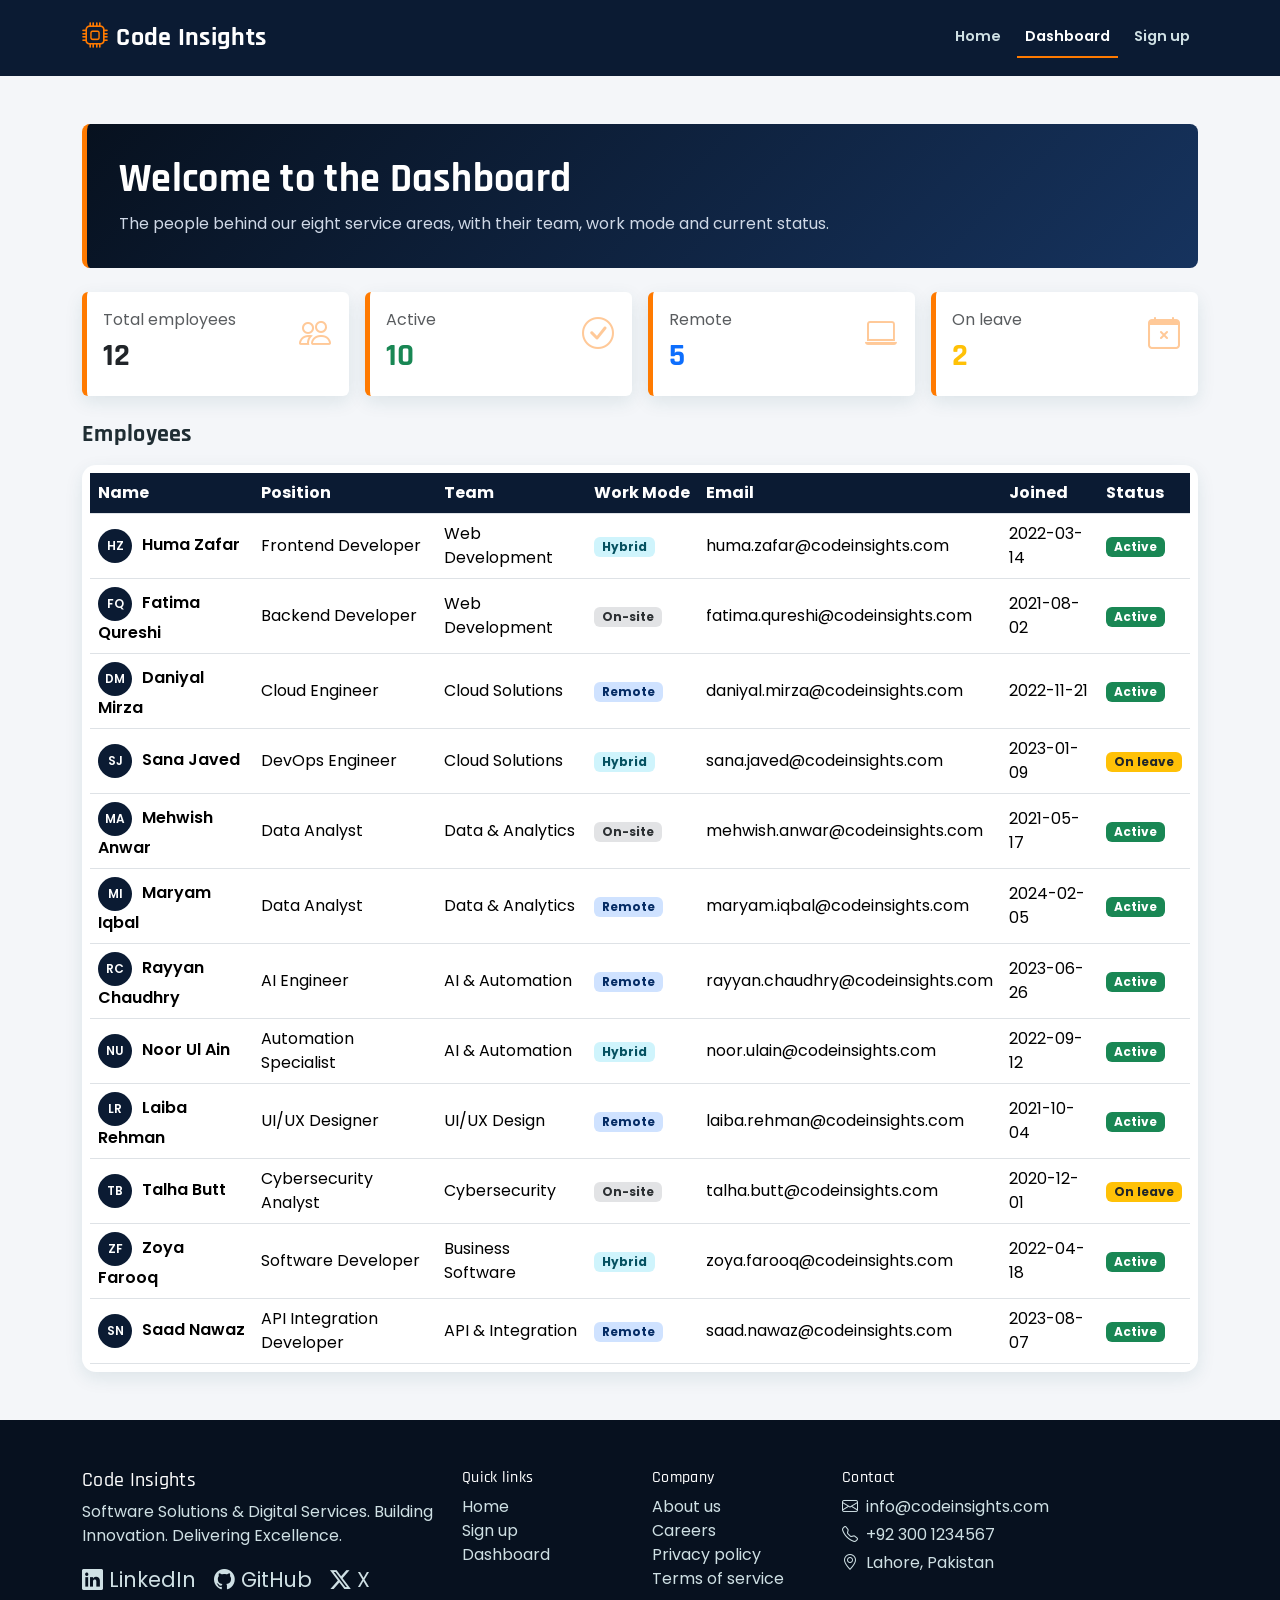
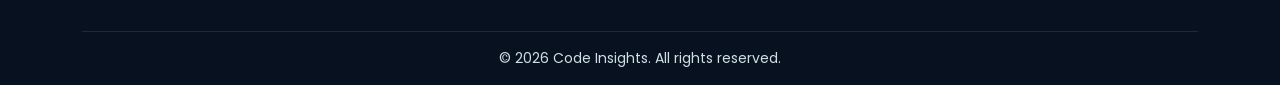
<file: dashboard.html>
<!DOCTYPE html>
<html lang="en">
<head>
  <meta charset="UTF-8">
  <meta name="viewport" content="width=device-width, initial-scale=1">
  <title>Code Insights - Dashboard</title>
  <link href="https://cdn.jsdelivr.net/npm/bootstrap@5.3.3/dist/css/bootstrap.min.css" rel="stylesheet">
  <link href="https://cdn.jsdelivr.net/npm/bootstrap-icons@1.11.3/font/bootstrap-icons.min.css" rel="stylesheet">
  <link href="https://fonts.googleapis.com/css2?family=Poppins:wght@400;500;600;700&family=Rajdhani:wght@600;700&display=swap" rel="stylesheet">
  <link rel="stylesheet" href="style.css">
</head>
<body>

<header>
  <nav class="navbar navbar-expand-lg navbar-dark bg-brand sticky-top">
    <div class="container">
      <a class="navbar-brand fw-bold" href="index.html"><i class="bi bi-cpu me-2"></i>Code Insights</a>
      <button class="navbar-toggler" type="button" data-bs-toggle="collapse" data-bs-target="#mainNav" aria-controls="mainNav" aria-expanded="false" aria-label="Toggle navigation">
        <span class="navbar-toggler-icon"></span>
      </button>
      <div class="collapse navbar-collapse" id="mainNav">
        <ul class="navbar-nav ms-auto">
          <li class="nav-item"><a class="nav-link" href="index.html">Home</a></li>
          <li class="nav-item"><a class="nav-link active" href="dashboard.html">Dashboard</a></li>
          <li class="nav-item"><a class="nav-link" href="signup.html">Sign up</a></li>
        </ul>
      </div>
    </div>
  </nav>
</header>

<main class="container py-5">
  <section class="dash-banner mb-4">
    <h1 class="fw-bold">Welcome to the Dashboard</h1>
    <p class="mb-0">The people behind our eight service areas, with their team, work mode and current status.</p>
  </section>

  <section class="row g-3 mb-4">
    <div class="col-6 col-lg-3"><div class="card summary-card"><div class="card-body"><i class="bi bi-people card-icon"></i><div class="text-muted">Total employees</div><div class="summary-number" id="totalCount">0</div></div></div></div>
    <div class="col-6 col-lg-3"><div class="card summary-card"><div class="card-body"><i class="bi bi-check-circle card-icon"></i><div class="text-muted">Active</div><div class="summary-number text-success" id="activeCount">0</div></div></div></div>
    <div class="col-6 col-lg-3"><div class="card summary-card"><div class="card-body"><i class="bi bi-laptop card-icon"></i><div class="text-muted">Remote</div><div class="summary-number text-primary" id="remoteCount">0</div></div></div></div>
    <div class="col-6 col-lg-3"><div class="card summary-card"><div class="card-body"><i class="bi bi-calendar-x card-icon"></i><div class="text-muted">On leave</div><div class="summary-number text-warning" id="leaveCount">0</div></div></div></div>
  </section>

  <section>
    <h2 class="h4 fw-bold mb-3">Employees</h2>
    <div class="table-responsive card p-2">
      <table class="table table-hover align-middle mb-0">
        <thead>
          <tr><th>Name</th><th>Position</th><th>Team</th><th>Work Mode</th><th>Email</th><th>Joined</th><th>Status</th></tr>
        </thead>
        <tbody id="employeeTable"></tbody>
      </table>
    </div>
  </section>
</main>

<footer class="site-footer pt-5 pb-3">
  <div class="container">
    <div class="row g-4">
      <div class="col-lg-4 col-md-6">
        <h5>Code Insights</h5>
        <p>Software Solutions &amp; Digital Services. Building Innovation. Delivering Excellence.</p>
        <div class="social-links">
          <a href="#" aria-label="LinkedIn"><i class="bi bi-linkedin"></i> LinkedIn</a>
          <a href="#" aria-label="GitHub"><i class="bi bi-github"></i> GitHub</a>
          <a href="#" aria-label="X"><i class="bi bi-twitter-x"></i> X</a>
        </div>
      </div>
      <div class="col-lg-2 col-md-6 col-6">
        <h6>Quick links</h6>
        <ul class="list-unstyled">
          <li><a href="index.html">Home</a></li>
          <li><a href="signup.html">Sign up</a></li>
          <li><a href="dashboard.html">Dashboard</a></li>
        </ul>
      </div>
      <div class="col-lg-2 col-md-6 col-6">
        <h6>Company</h6>
        <ul class="list-unstyled">
          <li><a href="#">About us</a></li>
          <li><a href="#">Careers</a></li>
          <li><a href="#">Privacy policy</a></li>
          <li><a href="#">Terms of service</a></li>
        </ul>
      </div>
      <div class="col-lg-4 col-md-6">
        <h6>Contact</h6>
        <p class="mb-1"><i class="bi bi-envelope me-2"></i>info@codeinsights.com</p>
        <p class="mb-1"><i class="bi bi-telephone me-2"></i>+92 300 1234567</p>
        <p class="mb-1"><i class="bi bi-geo-alt me-2"></i>Lahore, Pakistan</p>
      </div>
    </div>
    <hr class="border-secondary mt-4">
    <p class="text-center small mb-0">&copy; 2026 Code Insights. All rights reserved.</p>
  </div>
</footer>

<script src="https://cdn.jsdelivr.net/npm/bootstrap@5.3.3/dist/js/bootstrap.bundle.min.js"></script>
<script src="dashboard.js"></script>
</body>
</html>
</file>
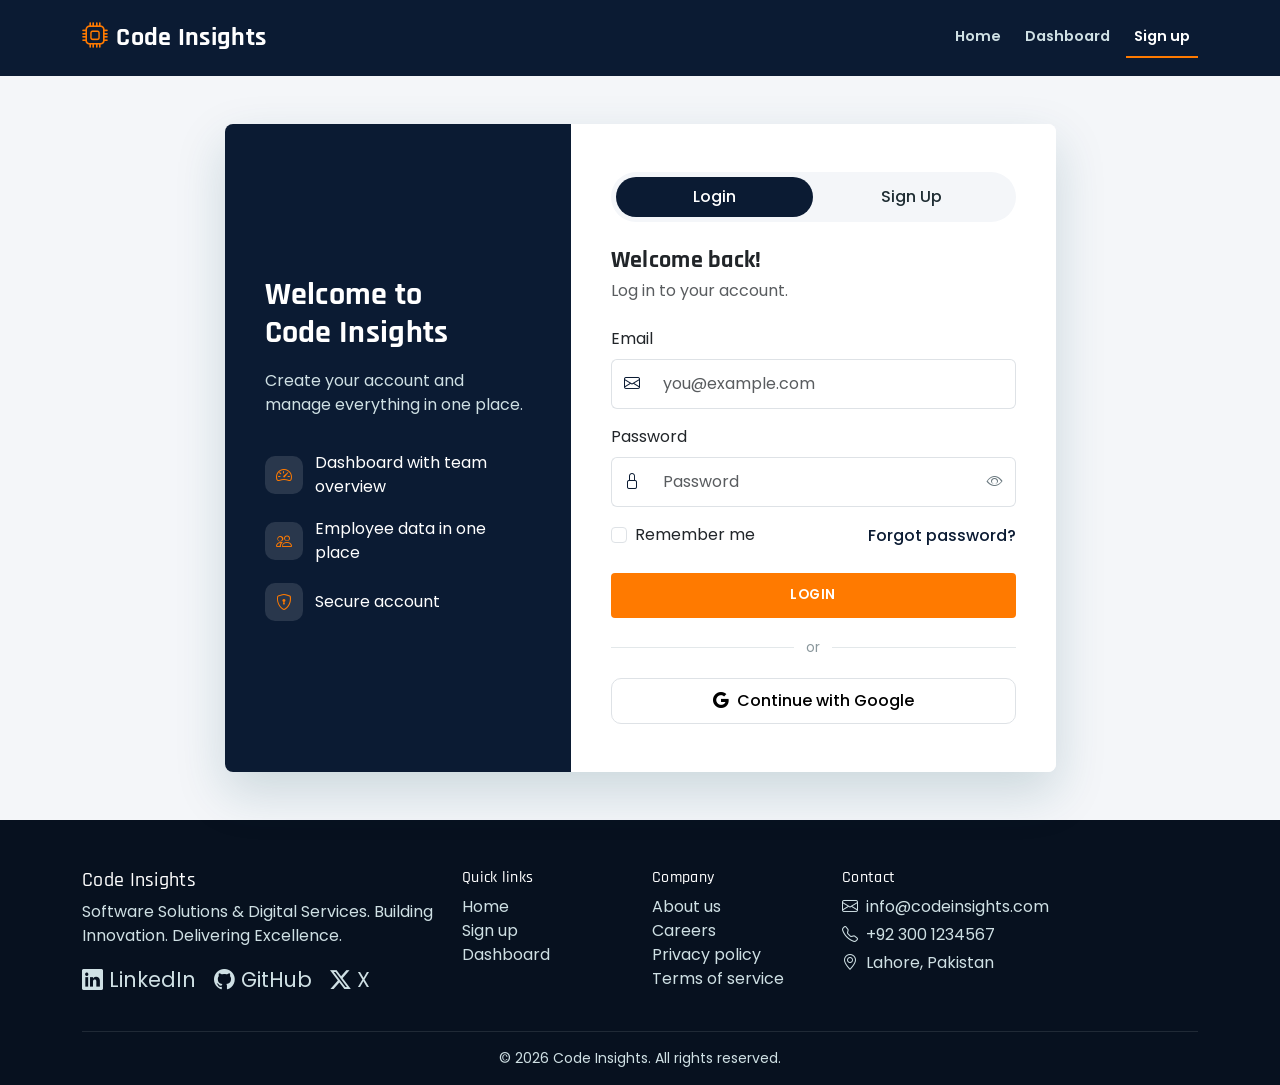
<file: signup.html>
<!DOCTYPE html>
<html lang="en">
<head>
  <meta charset="UTF-8">
  <meta name="viewport" content="width=device-width, initial-scale=1">
  <title>Code Insights - Sign up</title>
  <link href="https://cdn.jsdelivr.net/npm/bootstrap@5.3.3/dist/css/bootstrap.min.css" rel="stylesheet">
  <link href="https://cdn.jsdelivr.net/npm/bootstrap-icons@1.11.3/font/bootstrap-icons.min.css" rel="stylesheet">
  <link href="https://fonts.googleapis.com/css2?family=Poppins:wght@400;500;600;700&family=Rajdhani:wght@600;700&display=swap" rel="stylesheet">
  <link rel="stylesheet" href="style.css">
</head>
<body>

<header>
  <nav class="navbar navbar-expand-lg navbar-dark bg-brand sticky-top">
    <div class="container">
      <a class="navbar-brand fw-bold" href="index.html"><i class="bi bi-cpu me-2"></i>Code Insights</a>
      <button class="navbar-toggler" type="button" data-bs-toggle="collapse" data-bs-target="#mainNav" aria-controls="mainNav" aria-expanded="false" aria-label="Toggle navigation">
        <span class="navbar-toggler-icon"></span>
      </button>
      <div class="collapse navbar-collapse" id="mainNav">
        <ul class="navbar-nav ms-auto">
          <li class="nav-item"><a class="nav-link" href="index.html">Home</a></li>
          <li class="nav-item"><a class="nav-link" href="dashboard.html">Dashboard</a></li>
          <li class="nav-item"><a class="nav-link active" href="signup.html">Sign up</a></li>
        </ul>
      </div>
    </div>
  </nav>
</header>

<main class="py-5">
<div class="container">
  <div class="row justify-content-center">
    <div class="col-xl-9 col-lg-10">
      <div class="card auth-card">
        <div class="row g-0">

          <div class="col-md-5 d-none d-md-flex side-panel">
            <h2>Welcome to<br>Code Insights</h2>
            <p class="mt-2">Create your account and manage everything in one place.</p>
            <div class="feature"><i class="bi bi-speedometer2"></i><span>Dashboard with team overview</span></div>
            <div class="feature"><i class="bi bi-people"></i><span>Employee data in one place</span></div>
            <div class="feature"><i class="bi bi-shield-lock"></i><span>Secure account</span></div>
          </div>

          <div class="col-md-7 form-side">
            <ul class="nav nav-pills mb-4" role="tablist">
              <li class="nav-item"><button class="nav-link active" data-bs-toggle="pill" data-bs-target="#login" type="button">Login</button></li>
              <li class="nav-item"><button class="nav-link" data-bs-toggle="pill" data-bs-target="#signup" type="button">Sign Up</button></li>
            </ul>

            <div class="tab-content">

              <div class="tab-pane fade show active" id="login">
                <h4 class="fw-bold mb-1">Welcome back!</h4>
                <p class="text-muted mb-4">Log in to your account.</p>
                <form class="needs-validation" novalidate>
          <div class="mb-3">
            <label class="form-label">Email</label>
            <div class="input-group has-validation">
              <span class="input-group-text"><i class="bi bi-envelope"></i></span>
              <input type="email" class="form-control" placeholder="you@example.com" required >
              <div class="invalid-feedback">Please enter a valid email.</div>
            </div>
          </div>
          <div class="mb-3">
            <label class="form-label">Password</label>
            <div class="input-group has-validation">
              <span class="input-group-text"><i class="bi bi-lock"></i></span>
              <input type="password" class="form-control" placeholder="Password" required minlength="6">
            <button type="button" class="btn btn-eye toggle-pass"><i class="bi bi-eye"></i></button>
              <div class="invalid-feedback">Password must be at least 6 characters.</div>
            </div>
          </div>
                  <div class="d-flex justify-content-between align-items-center mb-4">
                    <div class="form-check">
                      <input class="form-check-input" type="checkbox" id="remember">
                      <label class="form-check-label" for="remember">Remember me</label>
                    </div>
                    <a href="#">Forgot password?</a>
                  </div>
                  <button type="submit" class="btn btn-main w-100">Login</button>
                </form>
                <div class="divider">or</div>
                <button class="social-btn"><i class="bi bi-google me-2"></i>Continue with Google</button>
              </div>

              <div class="tab-pane fade" id="signup">
                <h4 class="fw-bold mb-1">Create an account</h4>
                <p class="text-muted mb-4">It only takes a minute.</p>
                <form class="needs-validation" id="signupForm" novalidate>
          <div class="mb-3">
            <label class="form-label">Full Name</label>
            <div class="input-group has-validation">
              <span class="input-group-text"><i class="bi bi-person"></i></span>
              <input type="text" class="form-control" placeholder="Your name" required minlength="3">
              <div class="invalid-feedback">Name must be at least 3 letters.</div>
            </div>
          </div>
          <div class="mb-3">
            <label class="form-label">Email</label>
            <div class="input-group has-validation">
              <span class="input-group-text"><i class="bi bi-envelope"></i></span>
              <input type="email" class="form-control" placeholder="you@example.com" required >
              <div class="invalid-feedback">Please enter a valid email.</div>
            </div>
          </div>
                  <div class="row">
                    <div class="col-sm-6">
          <div class="mb-3">
            <label class="form-label">Password</label>
            <div class="input-group has-validation">
              <span class="input-group-text"><i class="bi bi-lock"></i></span>
              <input type="password" id="pass1" class="form-control" placeholder="Password" required minlength="6">
            <button type="button" class="btn btn-eye toggle-pass"><i class="bi bi-eye"></i></button>
              <div class="invalid-feedback">Minimum 6 characters.</div>
            </div>
          </div>
                    </div>
                    <div class="col-sm-6">
          <div class="mb-3">
            <label class="form-label">Confirm</label>
            <div class="input-group has-validation">
              <span class="input-group-text"><i class="bi bi-lock-fill"></i></span>
              <input type="password" id="pass2" class="form-control" placeholder="Re-enter password" required >
              <div class="invalid-feedback">Passwords do not match.</div>
            </div>
          </div>
                    </div>
                  </div>
                  <div class="form-check mb-4">
                    <input class="form-check-input" type="checkbox" id="terms" required>
                    <label class="form-check-label" for="terms">I agree to the <a href="#">Terms &amp; Conditions</a></label>
                    <div class="invalid-feedback">You must agree to continue.</div>
                  </div>
                  <button type="submit" class="btn btn-main w-100">Sign Up</button>
                </form>
              </div>

            </div>
          </div>

        </div>
      </div>
    </div>
  </div>
</div>
</main>

<footer class="site-footer pt-5 pb-3">
  <div class="container">
    <div class="row g-4">
      <div class="col-lg-4 col-md-6">
        <h5>Code Insights</h5>
        <p>Software Solutions &amp; Digital Services. Building Innovation. Delivering Excellence.</p>
        <div class="social-links">
          <a href="#" aria-label="LinkedIn"><i class="bi bi-linkedin"></i> LinkedIn</a>
          <a href="#" aria-label="GitHub"><i class="bi bi-github"></i> GitHub</a>
          <a href="#" aria-label="X"><i class="bi bi-twitter-x"></i> X</a>
        </div>
      </div>
      <div class="col-lg-2 col-md-6 col-6">
        <h6>Quick links</h6>
        <ul class="list-unstyled">
          <li><a href="index.html">Home</a></li>
          <li><a href="signup.html">Sign up</a></li>
          <li><a href="dashboard.html">Dashboard</a></li>
        </ul>
      </div>
      <div class="col-lg-2 col-md-6 col-6">
        <h6>Company</h6>
        <ul class="list-unstyled">
          <li><a href="#">About us</a></li>
          <li><a href="#">Careers</a></li>
          <li><a href="#">Privacy policy</a></li>
          <li><a href="#">Terms of service</a></li>
        </ul>
      </div>
      <div class="col-lg-4 col-md-6">
        <h6>Contact</h6>
        <p class="mb-1"><i class="bi bi-envelope me-2"></i>info@codeinsights.com</p>
        <p class="mb-1"><i class="bi bi-telephone me-2"></i>+92 300 1234567</p>
        <p class="mb-1"><i class="bi bi-geo-alt me-2"></i>Lahore, Pakistan</p>
      </div>
    </div>
    <hr class="border-secondary mt-4">
    <p class="text-center small mb-0">&copy; 2026 Code Insights. All rights reserved.</p>
  </div>
</footer>

<script src="https://cdn.jsdelivr.net/npm/bootstrap@5.3.3/dist/js/bootstrap.bundle.min.js"></script>
<script src="script.js"></script>
</body>
</html>
</file>
<file: style.css>
/* ===== Base ===== */
:root {
  --main: #0b1b33;
  --main-dark: #07111f;
  --accent: #ff7a00;
  --bg: #f4f6f9;
  --text: #1f2d33;
}

body {
  font-family: 'Poppins', sans-serif;
  background: var(--bg);
  color: var(--text);
  min-height: 100vh;
  display: flex;
  flex-direction: column;
}

main {
  flex: 1;
}

a {
  color: var(--main);
  text-decoration: none;
  font-weight: 500;
}

a:hover {
  color: var(--accent);
}

/* ===== Navbar ===== */
.bg-brand {
  background: var(--main);
}

.navbar .nav-link {
  color: #cfe0e4;
  font-weight: 500;
  margin-left: 8px;
  border-bottom: 2px solid transparent;
}

.navbar .nav-link:hover {
  color: #fff;
}

.navbar .nav-link.active {
  color: #fff;
  border-bottom: 2px solid var(--accent);
}

.navbar .navbar-brand:hover {
  color: #fff;
}

/* ===== Footer ===== */
.site-footer {
  background: var(--main-dark);
  color: #cfe0e4;
}

.site-footer h5,
.site-footer h6 {
  color: #fff;
}

.site-footer a {
  color: #cfe0e4;
  font-weight: 400;
}

.site-footer a:hover {
  color: var(--accent);
}

.site-footer .social-links a {
  font-size: 1rem;
  font-size: 1.3rem;
  margin-right: 14px;
}

/* ===== Buttons ===== */
.btn-main {
  background: var(--accent);
  color: #fff;
  font-weight: 600;
  padding: 12px;
  border-radius: 10px;
  border: 0;
  transition: background .2s, transform .1s;
}

.btn-main:hover {
  background: #e06d00;
  color: #fff;
}

.btn-main:active {
  transform: scale(.98);
}

/* ===== Home page ===== */
.hero {
  background: linear-gradient(135deg, var(--main-dark), var(--main));
  padding: 60px 0;
}

.service-card {
  border: 0;
  border-radius: 16px;
  box-shadow: 0 8px 24px rgba(15, 76, 92, .1);
}

.service-icon {
  font-size: 2.2rem;
  color: var(--accent);
}

.stats-section {
  background: var(--main);
  color: #cfe0e4;
}

.stat-number {
  font-size: 2.4rem;
  font-weight: 700;
  color: #fff;
}

/* ===== Dashboard ===== */
.summary-card {
  border: 0;
  border-radius: 14px;
  border-left: 5px solid var(--accent);
  box-shadow: 0 6px 18px rgba(15, 76, 92, .1);
}

.summary-number {
  font-size: 2rem;
  font-weight: 700;
}

.table-responsive {
  border: 0;
  border-radius: 14px;
  box-shadow: 0 6px 18px rgba(15, 76, 92, .1);
}

.table thead th {
  white-space: nowrap;
  color: var(--main);
}

/* ===== Signup page ===== */
.auth-card {
  border: 0;
  border-radius: 20px;
  overflow: hidden;
  box-shadow: 0 20px 50px rgba(15, 76, 92, .18);
}

.side-panel {
  background: var(--main);
  color: #fff;
  padding: 48px 40px;
  display: flex;
  flex-direction: column;
  justify-content: center;
}

.side-panel h2 {
  font-weight: 700;
  font-size: 2rem;
}

.side-panel p {
  color: #cfe0e4;
}

.side-panel .feature {
  display: flex;
  gap: 12px;
  margin-top: 18px;
  align-items: center;
}

.side-panel .feature i {
  background: rgba(255, 255, 255, .12);
  width: 38px;
  height: 38px;
  border-radius: 10px;
  display: grid;
  place-items: center;
  color: var(--accent);
  flex-shrink: 0;
}

.form-side {
  padding: 48px 40px;
  background: #fff;
}

.nav-pills {
  background: var(--bg);
  border-radius: 50px;
  padding: 5px;
}

.nav-pills .nav-item {
  width: 50%;
}

.nav-pills .nav-link {
  color: var(--text);
  border-radius: 50px;
  font-weight: 500;
  width: 100%;
}

.nav-pills .nav-link.active {
  background: var(--main);
  color: #fff;
}

.input-group-text {
  background: #fff;
  border-right: 0;
  color: var(--main);
}

.form-control {
  border-left: 0;
  padding: 12px;
}

.form-control:focus,
.btn-eye:focus {
  box-shadow: none;
  border-color: var(--main);
}

.input-group:focus-within .input-group-text,
.input-group:focus-within .form-control,
.input-group:focus-within .btn-eye {
  border-color: var(--main);
}

.btn-eye {
  border: 1px solid #dee2e6;
  border-left: 0;
  background: #fff;
  color: #6c7a80;
}

.divider {
  display: flex;
  align-items: center;
  gap: 12px;
  color: #8a979c;
  font-size: .85rem;
  margin: 20px 0;
}

.divider::before,
.divider::after {
  content: "";
  flex: 1;
  height: 1px;
  background: #e3e8ea;
}

.social-btn {
  border: 1px solid #dee2e6;
  border-radius: 10px;
  padding: 10px;
  background: #fff;
  width: 100%;
  font-weight: 500;
}

.social-btn:hover {
  background: var(--bg);
}

@media (max-width: 767px) {
  .form-side {
    padding: 32px 22px;
  }
}

/* ===== Corporate look (navy + orange) ===== */
h1, h2, h3, h4, h5, h6,
.navbar-brand,
.stat-number,
.summary-number {
  font-family: 'Rajdhani', 'Poppins', sans-serif;
  letter-spacing: .3px;
}

.navbar {
  padding: 14px 0;
}

.navbar .navbar-brand {
  font-size: 1.6rem;
}

.navbar .navbar-brand i {
  color: var(--accent);
}

.navbar .nav-link {
  font-size: .9rem;
  font-weight: 600;
}

/* Hero: put a building photo at images/hero.jpg to show a picture */
.hero {
  background:
    linear-gradient(90deg, rgba(7, 17, 31, .92) 35%, rgba(7, 17, 31, .45)),
    url('images/hero.jpg') center / cover no-repeat,
    linear-gradient(135deg, #07111f, #16335e);
  min-height: 560px;
  display: flex;
  align-items: center;
}

.hero-title {
  font-size: clamp(2.4rem, 6vw, 4rem);
  font-weight: 700;
  line-height: 1.1;
}

.hero-title .dot {
  color: var(--accent);
}

.hero .lead {
  max-width: 540px;
  color: #cfd8e6;
}

.btn-main {
  border-radius: 4px;
  text-transform: uppercase;
  font-size: .85rem;
  letter-spacing: .5px;
  padding: 12px 28px;
}

.btn-outline-hero {
  border-radius: 4px;
  text-transform: uppercase;
  font-size: .85rem;
  letter-spacing: .5px;
  padding: 12px 28px;
  font-weight: 600;
}

.service-card {
  border-radius: 6px;
  border-top: 4px solid var(--accent);
}

.stats-section {
  background: var(--main-dark);
}

.stat-number {
  color: var(--accent);
  font-size: 3rem;
}

.summary-card {
  border-radius: 6px;
}

.table thead th {
  background: var(--main);
  color: #fff;
}

.auth-card {
  border-radius: 8px;
}

.section-sub {
  max-width: 560px;
  margin: 0 auto;
  color: #5b6b7d;
}

.stat-number {
  line-height: 1.1;
}

/* ===== Dashboard extras ===== */
.dash-banner {
  background: linear-gradient(135deg, #07111f, #16335e);
  color: #fff;
  padding: 32px;
  border-radius: 8px;
  border-left: 5px solid var(--accent);
}

.dash-banner p {
  color: #cfd8e6;
}

.summary-card .card-body {
  position: relative;
}

.card-icon {
  position: absolute;
  right: 18px;
  top: 18px;
  font-size: 2rem;
  color: var(--accent);
  opacity: .4;
}

.avatar {
  display: inline-grid;
  place-items: center;
  width: 34px;
  height: 34px;
  border-radius: 50%;
  background: var(--main);
  color: #fff;
  font-size: .75rem;
  font-weight: 600;
  margin-right: 10px;
}
</file>
